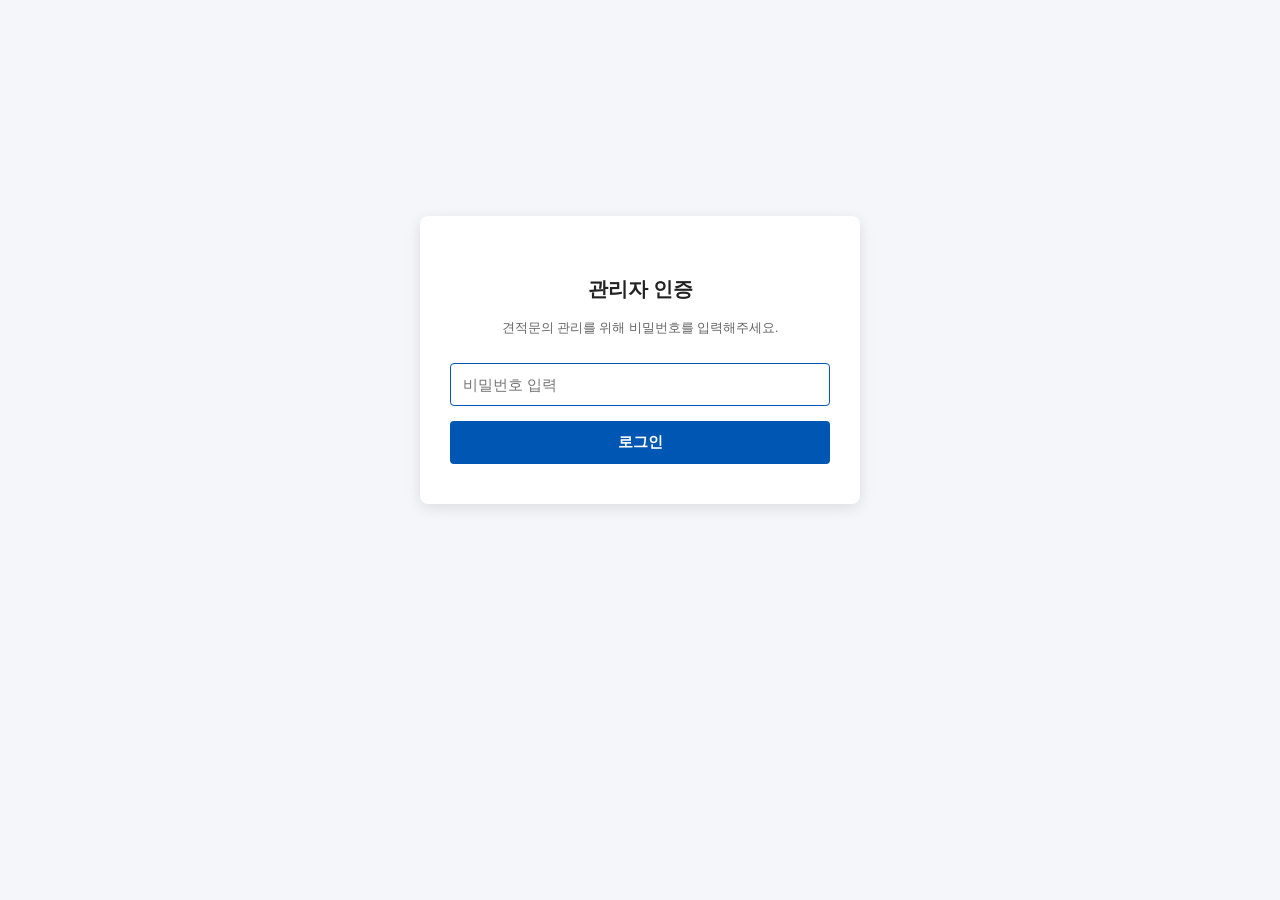
<file: admin.html>
<!DOCTYPE html>
<html lang="ko">
<head>
    <meta charset="UTF-8">
    <meta name="viewport" content="width=device-width, initial-scale=1.0">
    <title>견적문의 관리자 페이지 | 이에스테크(ESTech)</title>
    <link rel="stylesheet" href="style.css">
    <style>
        body {
            background-color: #f4f6f9;
        }

        /* 로그인 박스 스타일 */
        .login-wrapper {
            display: flex;
            justify-content: center;
            align-items: center;
            min-height: 80vh;
        }
        .login-card {
            background: #fff;
            padding: 40px 30px;
            border-radius: 8px;
            box-shadow: 0 4px 15px rgba(0,0,0,0.1);
            width: 100%;
            max-width: 380px;
            text-align: center;
        }
        .login-card h2 {
            margin-bottom: 8px;
            font-size: 20px;
            color: #222;
        }
        .login-card p {
            font-size: 13px;
            color: #666;
            margin-bottom: 24px;
        }
        .login-card input[type="password"] {
            width: 100%;
            padding: 12px;
            border: 1px solid #ddd;
            border-radius: 4px;
            font-size: 15px;
            box-sizing: border-box;
            margin-bottom: 15px;
            outline: none;
        }
        .login-card input[type="password"]:focus {
            border-color: #0056b3;
        }
        .login-btn {
            width: 100%;
            padding: 12px;
            background-color: #0056b3;
            color: #fff;
            border: none;
            border-radius: 4px;
            font-size: 15px;
            font-weight: bold;
            cursor: pointer;
        }
        .login-btn:hover {
            background-color: #003d80;
        }
        .error-msg {
            color: #dc3545;
            font-size: 13px;
            margin-top: 10px;
            display: none;
        }

        /* 관리자 메인 영역 (기본 숨김) */
        .admin-container {
            display: none;
            max-width: 1200px;
            margin: 40px auto;
            padding: 25px;
            background: #fff;
            border-radius: 8px;
            box-shadow: 0 4px 12px rgba(0,0,0,0.08);
        }
        .admin-header {
            display: flex;
            justify-content: space-between;
            align-items: center;
            border-bottom: 2px solid #0056b3;
            padding-bottom: 15px;
            margin-bottom: 20px;
        }
        .admin-header h1 {
            font-size: 22px;
            color: #222;
        }
        .header-btns {
            display: flex;
            gap: 8px;
        }
        .btn-action {
            padding: 8px 16px;
            background-color: #28a745;
            color: white;
            border: none;
            border-radius: 4px;
            cursor: pointer;
            font-weight: bold;
            font-size: 13px;
        }
        .btn-action.btn-danger {
            background-color: #dc3545;
        }
        .btn-action.btn-logout {
            background-color: #6c757d;
        }
        .admin-table {
            width: 100%;
            border-collapse: collapse;
            text-align: left;
            font-size: 14px;
        }
        .admin-table th, .admin-table td {
            padding: 12px 10px;
            border-bottom: 1px solid #e0e0e0;
        }
        .admin-table th {
            background-color: #f8f9fa;
            color: #333;
            font-weight: bold;
        }
        .admin-table tr:hover {
            background-color: #f1f3f5;
        }
        .badge {
            display: inline-block;
            padding: 4px 8px;
            border-radius: 4px;
            font-size: 12px;
            background-color: #007bff;
            color: white;
        }

        /* 모달 스타일 */
        .modal {
            display: none;
            position: fixed;
            top: 0; left: 0; width: 100%; height: 100%;
            background: rgba(0,0,0,0.5);
            justify-content: center;
            align-items: center;
        }
        .modal-content {
            background: white;
            width: 500px;
            padding: 25px;
            border-radius: 8px;
            max-height: 80vh;
            overflow-y: auto;
        }
        .modal-header {
            display: flex;
            justify-content: space-between;
            align-items: center;
            border-bottom: 1px solid #ddd;
            padding-bottom: 10px;
            margin-bottom: 15px;
        }
        .close-btn {
            font-size: 20px;
            cursor: pointer;
            border: none;
            background: none;
        }
        .modal-body p {
            margin-bottom: 10px;
            line-height: 1.5;
        }
    </style>
</head>
<body>

    <!-- 1. 비밀번호 입력 화면 -->
    <div id="loginSection" class="login-wrapper">
        <div class="login-card">
            <h2>관리자 인증</h2>
            <p>견적문의 관리를 위해 비밀번호를 입력해주세요.</p>
            <form id="loginForm">
                <input type="password" id="adminPassword" placeholder="비밀번호 입력" required autofocus>
                <button type="submit" class="login-btn">로그인</button>
            </form>
            <div id="errorMsg" class="error-msg">비밀번호가 올바르지 않습니다.</div>
        </div>
    </div>

    <!-- 2. 관리자 메인 목록 화면 (로그인 성공 시 표시) -->
    <div id="adminSection" class="admin-container">
        <div class="admin-header">
            <h1>견적문의 접수 목록 (관리자용)</h1>
            <div class="header-btns">
                <button class="btn-action" onclick="downloadCSV()">엑셀(CSV) 다운로드</button>
                <button class="btn-action btn-danger" onclick="clearAllData()">전체 삭제</button>
                <button class="btn-action btn-logout" onclick="logout()">로그아웃</button>
            </div>
        </div>

        <table class="admin-table">
            <thead>
                <tr>
                    <th>접수일시</th>
                    <th>성함 / 업체명</th>
                    <th>연락처</th>
                    <th>문의 제품</th>
                    <th>상태</th>
                    <th>상세보기</th>
                </tr>
            </thead>
            <tbody id="list-body">
                <!-- 자바스크립트로 데이터 출력 -->
            </tbody>
        </table>
    </div>

    <!-- 상세보기 모달 창 -->
    <div id="detailModal" class="modal">
        <div class="modal-content">
            <div class="modal-header">
                <h3>견적문의 상세내용</h3>
                <button class="close-btn" onclick="closeModal()">&times;</button>
            </div>
            <div class="modal-body" id="modal-body"></div>
        </div>
    </div>

    <script>
        // ★ 관리자 비밀번호 설정 (원하시는 비밀번호로 변경하세요) ★
        const ADMIN_PASSWORD = "dldptmxpzm87"

        // 페이지 로드 시 로그인 상태 확인
        document.addEventListener('DOMContentLoaded', function() {
            if (sessionStorage.getItem('isAdminLoggedIn') === 'true') {
                showAdminSection();
            }
        });

        // 로그인 폼 제출 처리
        document.getElementById('loginForm').addEventListener('submit', function(e) {
            e.preventDefault();
            const inputPw = document.getElementById('adminPassword').value;
            const errorMsg = document.getElementById('errorMsg');

            if (inputPw === ADMIN_PASSWORD) {
                sessionStorage.setItem('isAdminLoggedIn', 'true');
                errorMsg.style.display = 'none';
                showAdminSection();
            } else {
                errorMsg.style.display = 'block';
                document.getElementById('adminPassword').value = '';
                document.getElementById('adminPassword').focus();
            }
        });

        // 관리자 화면 표시
        function showAdminSection() {
            document.getElementById('loginSection').style.display = 'none';
            document.getElementById('adminSection').style.display = 'block';
            renderList();
        }

        // 로그아웃
        function logout() {
            sessionStorage.removeItem('isAdminLoggedIn');
            location.reload();
        }

        // 접수 목록 출력
        function renderList() {
            const list = JSON.parse(localStorage.getItem('estimateList')) || [];
            const body = document.getElementById('list-body');
            body.innerHTML = '';

            if (list.length === 0) {
                body.innerHTML = '<tr><td colspan="6" style="text-align:center; padding:30px; color:#888;">접수된 견적문의가 없습니다.</td></tr>';
                return;
            }

            list.forEach(item => {
                const tr = document.createElement('tr');
                tr.innerHTML = `
                    <td>${item.date}</td>
                    <td><strong>${item.name}</strong></td>
                    <td>${item.phone}</td>
                    <td>${item.product}</td>
                    <td><span class="badge">${item.status}</span></td>
                    <td>
                        <button onclick="viewDetail(${item.id})" style="padding:4px 8px; cursor:pointer;">보기</button>
                        <button onclick="deleteItem(${item.id})" style="padding:4px 8px; cursor:pointer; color:red;">삭제</button>
                    </td>
                `;
                body.appendChild(tr);
            });
        }

        // 상세보기
        function viewDetail(id) {
            const list = JSON.parse(localStorage.getItem('estimateList')) || [];
            const item = list.find(e => e.id === id);

            if (item) {
                document.getElementById('modal-body').innerHTML = `
                    <p><strong>접수일시:</strong> ${item.date}</p>
                    <p><strong>성함/업체명:</strong> ${item.name}</p>
                    <p><strong>연락처:</strong> ${item.phone}</p>
                    <p><strong>이메일:</strong> ${item.email}</p>
                    <p><strong>문의제품:</strong> ${item.product}</p>
                    <hr style="margin: 10px 0; border:0; border-top:1px solid #eee;">
                    <p><strong>문의내용:</strong></p>
                    <div style="background:#f9f9f9; padding:10px; border-radius:4px; white-space:pre-line;">${item.message}</div>
                `;
                document.getElementById('detailModal').style.display = 'flex';
            }
        }

        function closeModal() {
            document.getElementById('detailModal').style.display = 'none';
        }

        function deleteItem(id) {
            if (confirm('해당 문의 내역을 삭제하시겠습니까?')) {
                let list = JSON.parse(localStorage.getItem('estimateList')) || [];
                list = list.filter(item => item.id !== id);
                localStorage.setItem('estimateList', JSON.stringify(list));
                renderList();
            }
        }

        function clearAllData() {
            if (confirm('전체 견적문의 내역을 삭제하시겠습니까?')) {
                localStorage.removeItem('estimateList');
                renderList();
            }
        }

        function downloadCSV() {
            const list = JSON.parse(localStorage.getItem('estimateList')) || [];
            if (list.length === 0) {
                alert('다운로드할 데이터가 없습니다.');
                return;
            }

            let csvContent = "\uFEFF접수일시,성함/업체명,연락처,이메일,문의제품,문의내용\n";
            list.forEach(item => {
                const msg = `"${item.message.replace(/"/g, '""')}"`;
                csvContent += `"${item.date}","${item.name}","${item.phone}","${item.email}","${item.product}",${msg}\n`;
            });

            const blob = new Blob([csvContent], { type: 'text/csv;charset=utf-8;' });
            const link = document.createElement("a");
            link.href = URL.createObjectURL(blob);
            link.download = `견적문의_접수목록_${new Date().toISOString().slice(0,10)}.csv`;
            link.click();
        }
    </script>
</body>
</html>
</file>
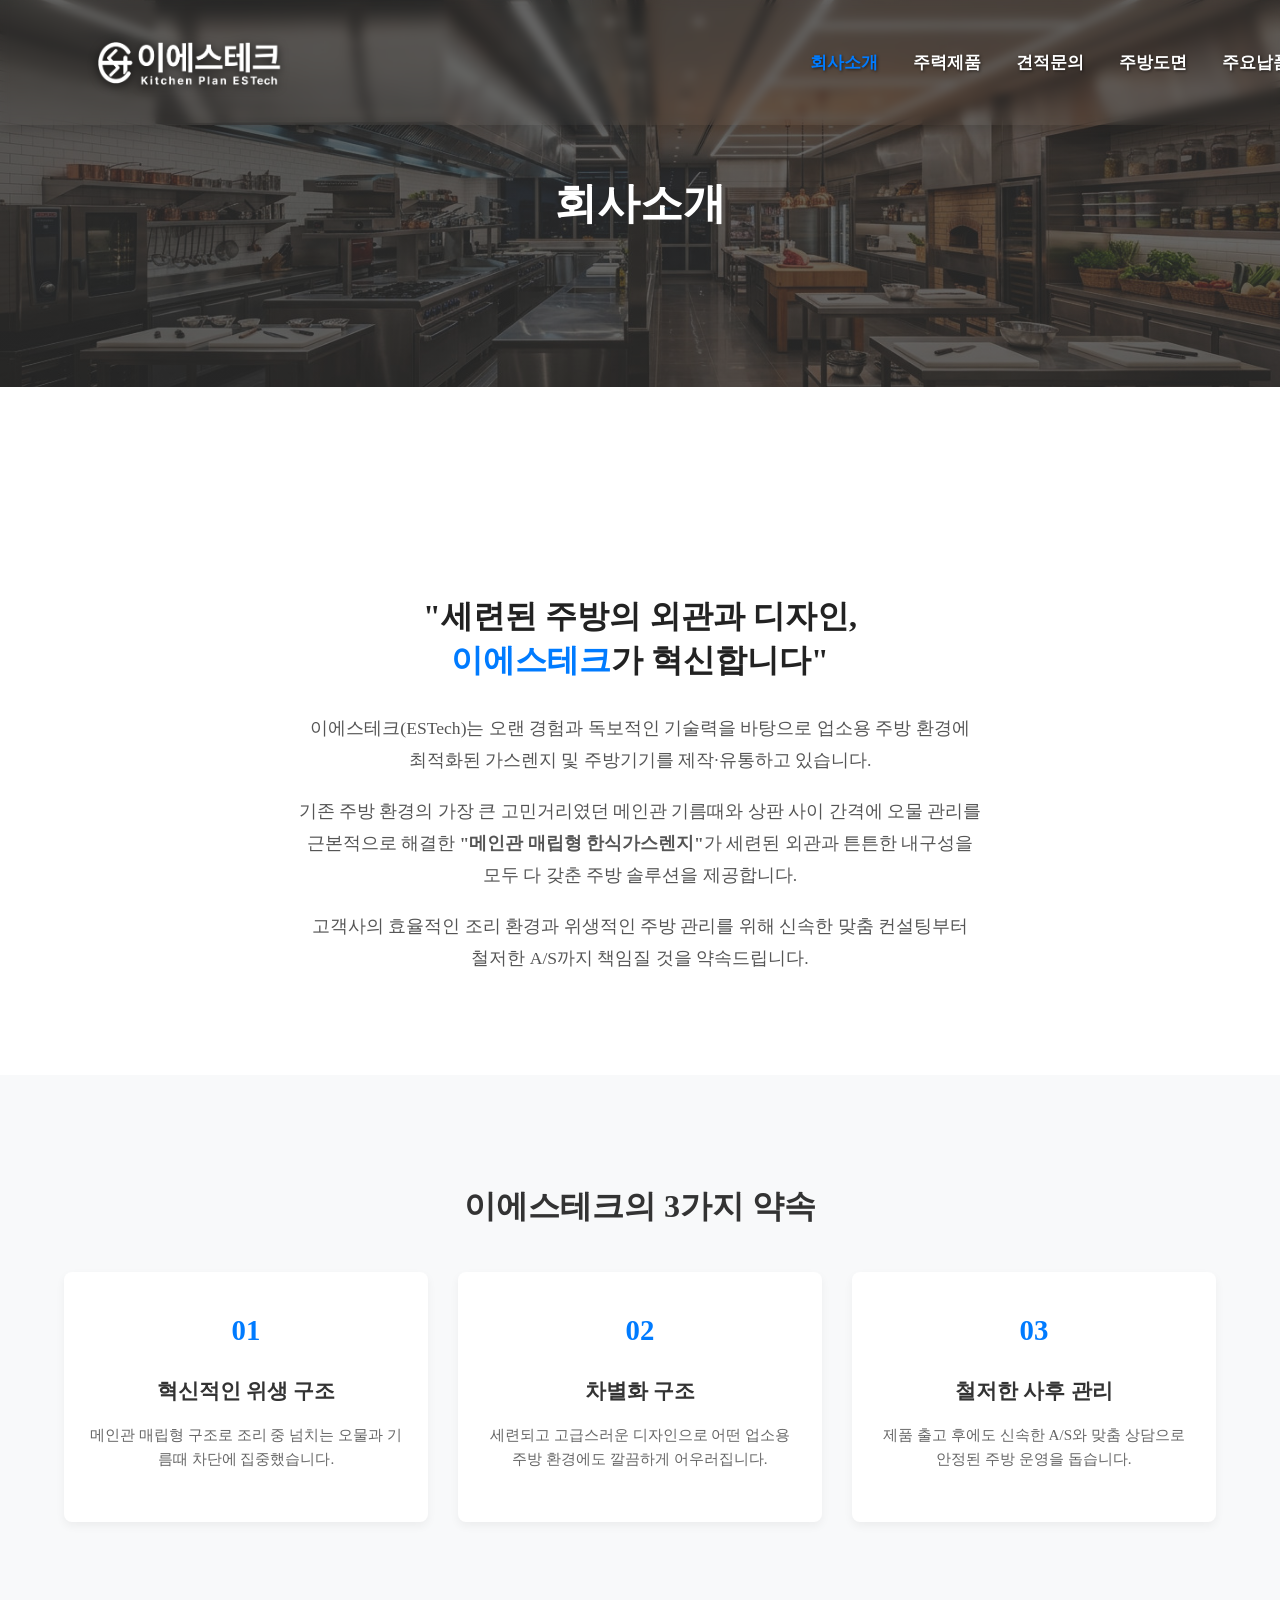
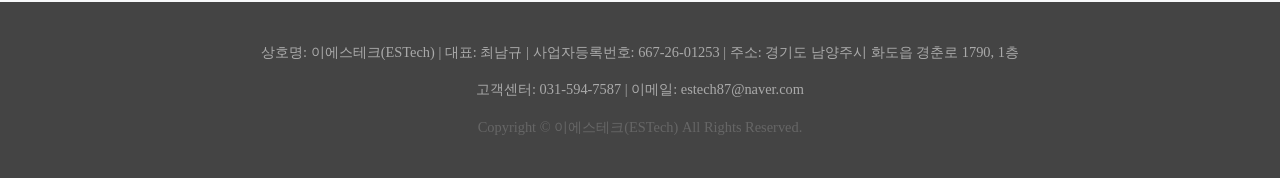
<file: company.html>
<!DOCTYPE html>
<html lang="ko">
<head>
    <meta charset="UTF-8">
    <meta name="viewport" content="width=device-width, initial-scale=1.0">
    <title>회사소개 | 이에스테크(ESTech)</title>
    <meta name="description" content="업소용 주방기기 전문 기업 이에스테크입니다. 메인관 매립형 한식가스렌지 제작 및 맞춤 유통.">
    <link rel="stylesheet" href="style.css">
</head>
<body>

    <!-- 상단 헤더 (로고 + 메뉴) -->
    <header class="header sub-header">
        <div class="nav-container">
            <div class="logo">
                <a href="index.html"><img src="images/logo.png" alt="ES Tech"></a>
            </div>
            <nav class="nav-menu">
                <ul>
                    <li><a href="company.html" class="active">회사소개</a></li>
                    <li><a href="products.html">주력제품</a></li>
                    <li><a href="contact.html">견적문의</a></li>
                    <li><a href="layout.html">주방도면</a></li>
                    <li><a href="delivery.html">주요납품</a></li>
                </ul>
            </nav>
        </div>
    </header>

    <!-- 서브페이지 상단 배너 -->
    <section class="sub-hero">
        <div class="container">
            <h1>회사소개</h1>
        </div>
    </section>

    <!-- 인사말 및 소개 섹션 -->
 <section class="about-intro">
    <div class="container">
        <div class="about-text-box">
            <h2>"세련된 주방의 외관과 디자인,<br><span>이에스테크</span>가 혁신합니다"</h2>
            <p>
                이에스테크(ESTech)는 오랜 경험과 독보적인 기술력을 바탕으로 업소용 주방 환경에 최적화된 가스렌지 및 주방기기를 제작·유통하고 있습니다.
            </p>
            <p>
                기존 주방 환경의 가장 큰 고민거리였던 메인관 기름때와 상판 사이 간격에 오물 관리를 근본적으로 해결한 <strong>"메인관 매립형 한식가스렌지"</strong>가 세련된 외관과 튼튼한 내구성을 모두 다 갖춘 주방 솔루션을 제공합니다.
            </p>
            <p>
                고객사의 효율적인 조리 환경과 위생적인 주방 관리를 위해 신속한 맞춤 컨설팅부터 철저한 A/S까지 책임질 것을 약속드립니다.
            </p>
        </div>
    </div>
</section>

    <!-- 핵심 가치 섹션 -->
    <section class="values-section">
        <div class="container">
            <h2 class="section-title">이에스테크의 3가지 약속</h2>
            <div class="grid-3">
                <div class="value-card">
                    <div class="value-icon">01</div>
                    <h3>혁신적인 위생 구조</h3>
                    <p>메인관 매립형 구조로 조리 중 넘치는 오물과 기름때 차단에 집중했습니다.</p>
                </div>
                <div class="value-card">
                    <div class="value-icon">02</div>
                    <h3>차별화 구조</h3>
                    <p>세련되고 고급스러운 디자인으로 어떤 업소용 주방 환경에도 깔끔하게 어우러집니다.</p>
                </div>
                <div class="value-card">
                    <div class="value-icon">03</div>
                    <h3>철저한 사후 관리</h3>
                    <p>제품 출고 후에도 신속한 A/S와 맞춤 상담으로 안정된 주방 운영을 돕습니다.</p>
                </div>
            </div>
        </div>
    </section>

    <!-- 푸터 -->
    <footer>
        <div class="container footer-content">
            <p>상호명: 이에스테크(ESTech) | 대표: 최남규 | 사업자등록번호: 667-26-01253 | 주소: 경기도 남양주시 화도읍 경춘로 1790, 1층 </p>

            <p>고객센터: 031-594-7587 | 이메일: estech87@naver.com</p>
            <p class="copy">Copyright © 이에스테크(ESTech) All Rights Reserved.</p>
        </div>
    </footer>

</body>
</html>
</file>
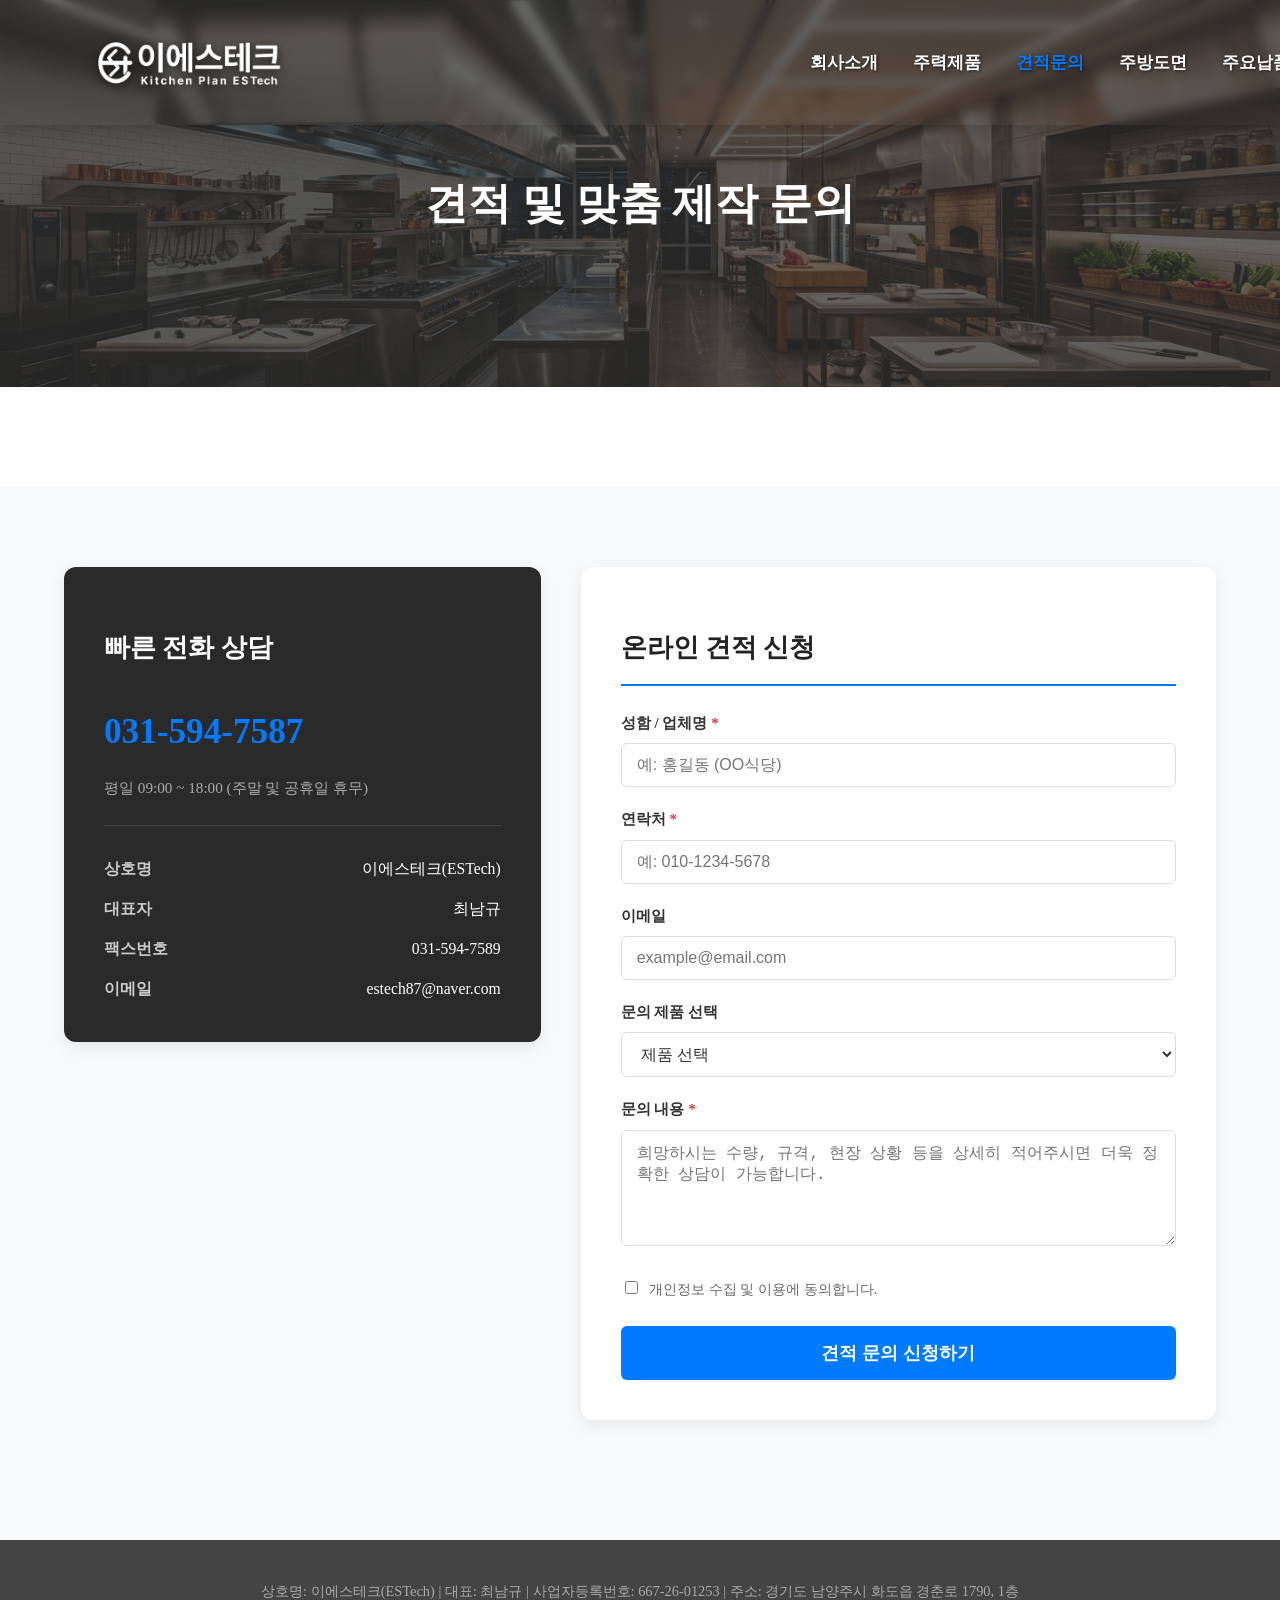
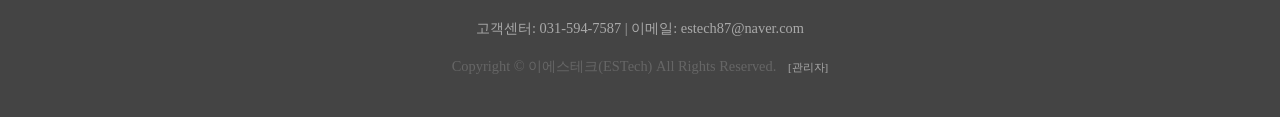
<file: confirm.html>
<!DOCTYPE html>
<html lang="ko">
<head>
    <meta charset="UTF-8">
    <meta name="viewport" content="width=device-width, initial-scale=1.0">
    <title>견적문의 완료 | 이에스테크(ESTech)</title>
    <meta name="description" content="이에스테크 견적 및 맞춤 제작 문의 접수 완료 페이지입니다.">
    <!-- 통합된 style.css 사용 -->
    <link rel="stylesheet" href="style.css">
    <style>
        .confirm-card {
            max-width: 650px;
            margin: 0 auto;
            background: #fff;
            padding: 40px;
            border-radius: 8px;
            box-shadow: 0 4px 12px rgba(0,0,0,0.08);
            text-align: center;
        }
        .confirm-card h2 {
            font-size: 24px;
            color: #222;
            margin-bottom: 10px;
        }
        .confirm-card .sub-desc {
            color: #666;
            margin-bottom: 30px;
            font-size: 15px;
        }
        .summary-box {
            background-color: #f8f9fa;
            border: 1px solid #e9ecef;
            border-radius: 6px;
            padding: 20px 25px;
            text-align: left;
            margin-bottom: 30px;
        }
        .summary-item {
            display: flex;
            padding: 10px 0;
            border-bottom: 1px dashed #e0e0e0;
        }
        .summary-item:last-child {
            border-bottom: none;
        }
        .summary-label {
            width: 130px;
            font-weight: bold;
            color: #444;
            flex-shrink: 0;
        }
        .summary-value {
            color: #333;
            word-break: break-all;
            white-space: pre-line;
        }
        .btn-group {
            display: flex;
            gap: 15px;
            justify-content: center;
        }
        .btn-home {
            display: inline-block;
            padding: 12px 30px;
            background-color: #0056b3;
            color: #fff;
            text-decoration: none;
            border-radius: 4px;
            font-weight: bold;
            transition: background-color 0.2s;
        }
        .btn-home:hover {
            background-color: #003d80;
        }
    </style>
</head>
<body>

    <!-- 상단 헤더 -->
    <header class="header sub-header">
        <div class="nav-container">
            <div class="logo">
                <a href="index.html"><img src="images/logo.png" alt="ES Tech"></a>
            </div>
            <nav class="nav-menu">
                <ul>
                    <li><a href="company.html">회사소개</a></li>
                    <li><a href="products.html">주력제품</a></li>
                    <li><a href="contact.html" class="active">견적문의</a></li>
                    <li><a href="layout.html">주방도면</a></li>
                    <li><a href="delivery.html">주요납품</a></li>
                </ul>
            </nav>
        </div>
    </header>

    <!-- 서브페이지 상단 배너 -->
    <section class="sub-hero">
        <div class="container">
            <h1>견적 및 맞춤 제작 문의</h1>
        </div>
    </section>

    <!-- 견적문의 완료 섹션 -->
    <section class="contact-section">
        <div class="container">
            <div class="confirm-card">
                <h2>견적 문의가 정상적으로 접수되었습니다.</h2>
                <p class="sub-desc">보내주신 내용을 확인 후, 담당자가 빠른 시일 내에 연락드리겠습니다.</p>

                <!-- 접수 내역 확인 영역 -->
                <div class="summary-box">
                    <div class="summary-item">
                        <span class="summary-label">성함 / 업체명</span>
                        <span class="summary-value" id="display-name">-</span>
                    </div>
                    <div class="summary-item">
                        <span class="summary-label">연락처</span>
                        <span class="summary-value" id="display-phone">-</span>
                    </div>
                    <div class="summary-item">
                        <span class="summary-label">이메일</span>
                        <span class="summary-value" id="display-email">-</span>
                    </div>
                    <div class="summary-item">
                        <span class="summary-label">문의 제품</span>
                        <span class="summary-value" id="display-product">-</span>
                    </div>
                    <div class="summary-item">
                        <span class="summary-label">문의 내용</span>
                        <span class="summary-value" id="display-message">-</span>
                    </div>
                </div>

                <div class="btn-group">
                    <a href="index.html" class="btn-home">메인페이지로 이동</a>
                </div>
            </div>
        </div>
    </section>

    <!-- 푸터 -->
    <footer>
        <div class="container footer-content">
            <p>상호명: 이에스테크(ESTech) | 대표: 최남규 | 사업자등록번호: 667-26-01253 | 주소: 경기도 남양주시 화도읍 경춘로 1790, 1층 </p>
            <p>고객센터: 031-594-7587 | 이메일: estech87@naver.com</p>
            <p class="copy">Copyright © 이에스테크(ESTech) All Rights Reserved.</p>
        </div>
    </footer>

    <!-- 저장된 데이터를 불러와서 화면에 채워주는 스크립트 -->
    <script>
        document.addEventListener('DOMContentLoaded', function() {
            const savedData = localStorage.getItem('estimateData');

            if (savedData) {
                const data = JSON.parse(savedData);

                document.getElementById('display-name').textContent = data.name || '미입력';
                document.getElementById('display-phone').textContent = data.phone || '미입력';
                document.getElementById('display-email').textContent = data.email || '미입력';
                document.getElementById('display-product').textContent = data.product || '미선택';
                document.getElementById('display-message').textContent = data.message || '내용 없음';
            } else {
                alert('잘못된 접근입니다. 견적문의 페이지를 이용해주세요.');
                window.location.href = 'contact.html';
            }
        });
    </script>

</body>
</html>
</file>
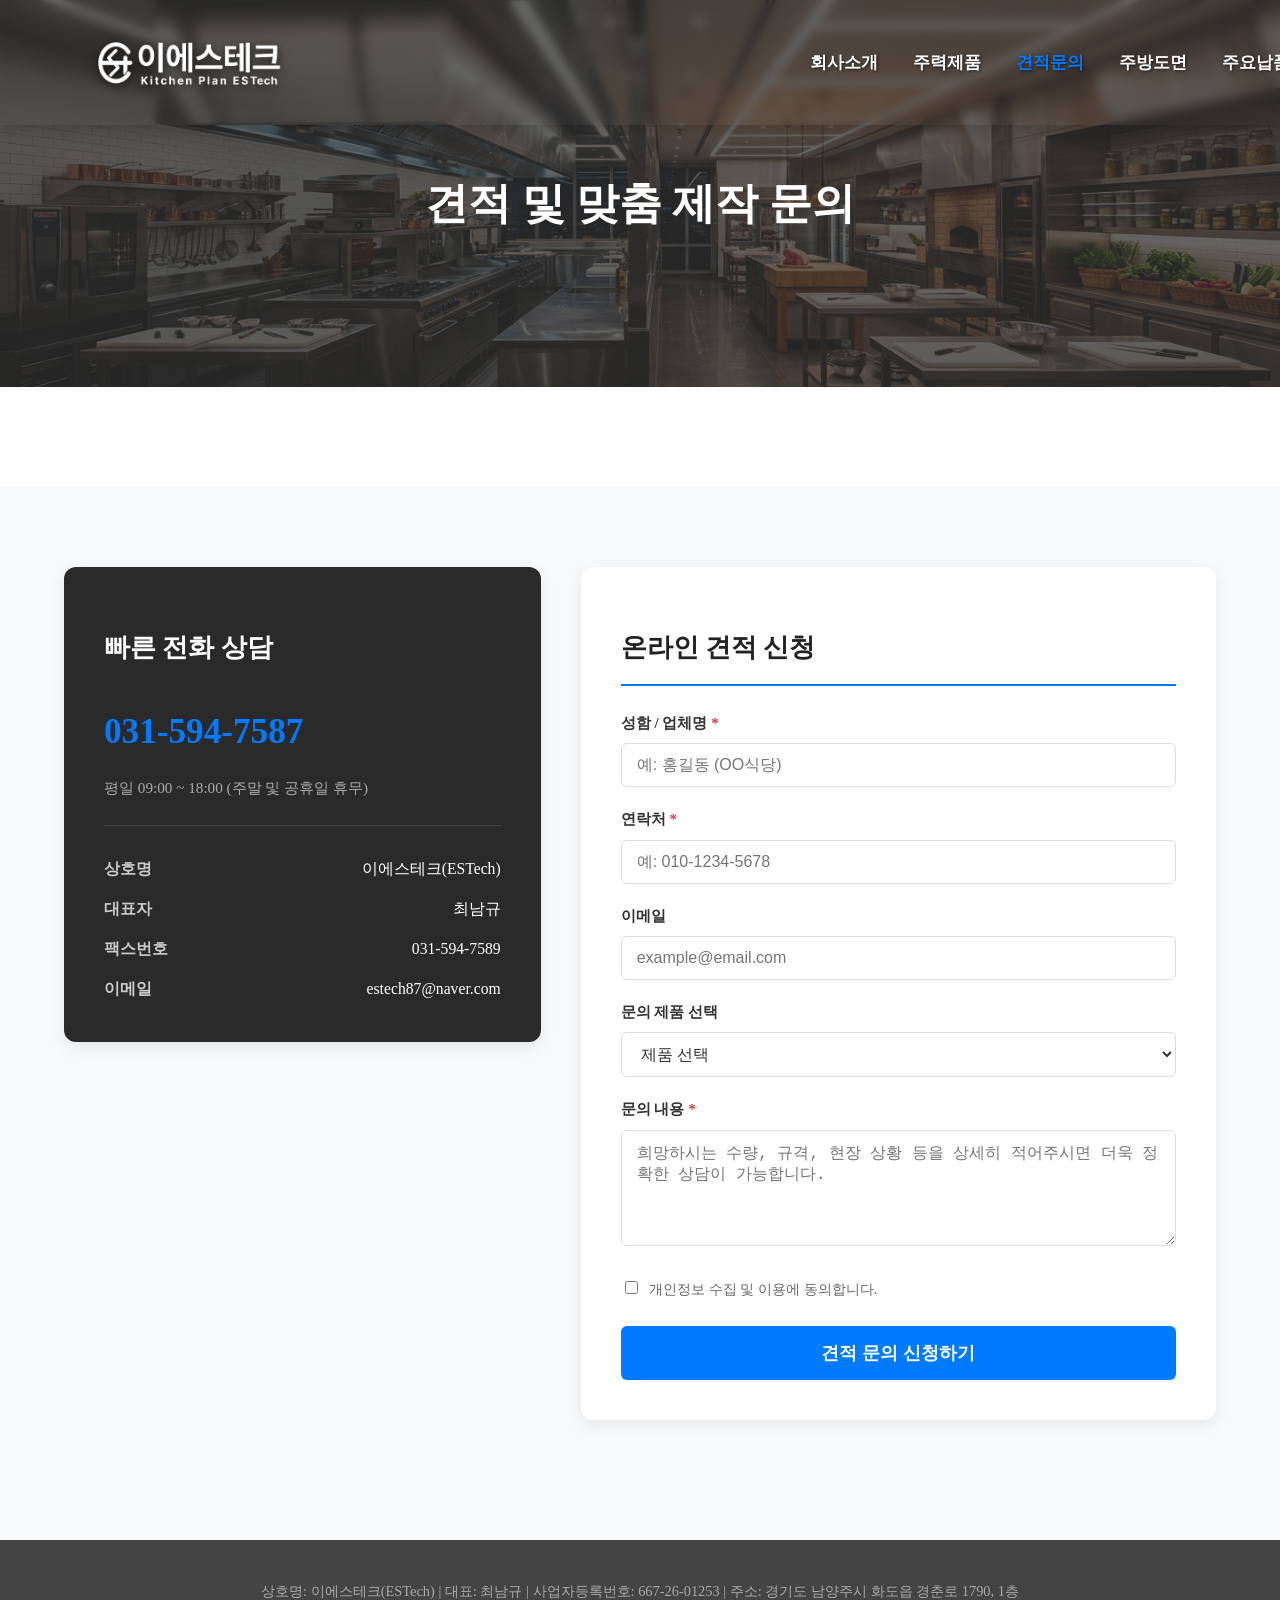
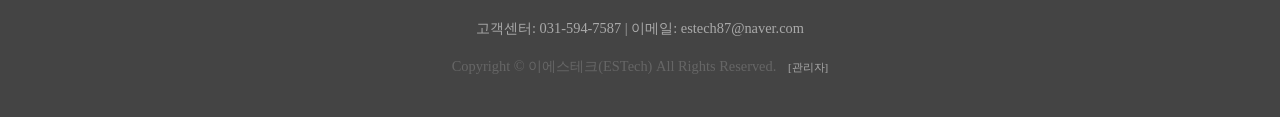
<file: contact.html>
<!DOCTYPE html>
<html lang="ko">
<head>
    <meta charset="UTF-8">
    <meta name="viewport" content="width=device-width, initial-scale=1.0">
    <title>견적문의 | 이에스테크(ESTech)</title>
    <meta name="description" content="이에스테크 제품 견적 및 맞춤 제작 문의 페이지입니다.">
    <!-- 통합된 style.css 사용 -->
    <link rel="stylesheet" href="style.css">
</head>
<body>

    <!-- 상단 헤더 -->
    <header class="header sub-header">
        <div class="nav-container">
            <div class="logo">
                <a href="index.html"><img src="images/logo.png" alt="ES Tech"></a>
            </div>
            <nav class="nav-menu">
                <ul>
                    <li><a href="company.html">회사소개</a></li>
                    <li><a href="products.html">주력제품</a></li>
                    <li><a href="contact.html" class="active">견적문의</a></li>
                    <li><a href="layout.html">주방도면</a></li>
                    <li><a href="delivery.html">주요납품</a></li>
                </ul>
            </nav>
        </div>
    </header>

    <!-- 서브페이지 상단 배너 -->
    <section class="sub-hero">
        <div class="container">
            <h1>견적 및 맞춤 제작 문의</h1>
        </div>
    </section>

    <!-- 견적문의 메인 섹션 -->
    <section class="contact-section">
        <div class="container contact-grid">
            
            <!-- 왼쪽: 고객센터 및 업체 정보 -->
            <div class="contact-info-box">
                <h2>빠른 전화 상담</h2>
                <p class="contact-phone">031-594-7587</p>
                <p class="contact-subtext">평일 09:00 ~ 18:00 (주말 및 공휴일 휴무)</p>
                
                <div class="info-list">
                    <div class="info-item">
                        <strong>상호명</strong>
                        <span>이에스테크(ESTech)</span>
                    </div>
                    <div class="info-item">
                        <strong>대표자</strong>
                        <span>최남규</span>
                    </div>
                    <div class="info-item">
                        <strong>팩스번호</strong>
                        <span>031-594-7589</span>
                    </div>
                    <div class="info-item">
                        <strong>이메일</strong>
                        <span>estech87@naver.com</span>
                    </div>
                </div>
            </div>

            <!-- 오른쪽: 온라인 견적 신청 폼 -->
            <div class="contact-form-card">
                <h2>온라인 견적 신청</h2>
                <form id="contactForm">
                    <div class="form-group">
                        <label for="name">성함 / 업체명 <span>*</span></label>
                        <input type="text" id="name" name="name" placeholder="예: 홍길동 (OO식당)" required>
                    </div>

                    <div class="form-group">
                        <label for="phone">연락처 <span>*</span></label>
                        <input type="tel" id="phone" name="phone" placeholder="예: 010-1234-5678" required>
                    </div>

                    <div class="form-group">
                        <label for="email">이메일</label>
                        <input type="email" id="email" name="email" placeholder="example@email.com">
                    </div>

                    <div class="form-group">
                        <label for="product">문의 제품 선택</label>
                        <select id="product" name="product">
                            <option value="">제품 선택</option>
                            <option value="밸브매립형 다열렌지">밸브매립형 다열렌지</option>
                            <option value="일반형 다열렌지">일반형 다열렌지</option>
                            <option value="밸브매립형 낮은렌지">밸브매립형 낮은렌지</option>
                            <option value="맞춤 주방기기 제작">1:1 맞춤 주방기기 제작</option>
                            <option value="기타 문의">기타 문의</option>
                        </select>
                    </div>

                    <div class="form-group">
                        <label for="message">문의 내용 <span>*</span></label>
                        <textarea id="message" name="message" rows="5" placeholder="희망하시는 수량, 규격, 현장 상황 등을 상세히 적어주시면 더욱 정확한 상담이 가능합니다." required></textarea>
                    </div>

                    <div class="form-agree">
                        <label>
                            <input type="checkbox" required> 개인정보 수집 및 이용에 동의합니다.
                        </label>
                    </div>

                    <button type="submit" class="btn-submit">견적 문의 신청하기</button>
                </form>
            </div>

        </div>
    </section>

    <!-- 푸터 -->
   <footer>
        <div class="container footer-content">
            <p>상호명: 이에스테크(ESTech) | 대표: 최남규 | 사업자등록번호: 667-26-01253 | 주소: 경기도 남양주시 화도읍 경춘로 1790, 1층 </p>
            <p>고객센터: 031-594-7587 | 이메일: estech87@naver.com</p>
            <p class="copy">
                Copyright © 이에스테크(ESTech) All Rights Reserved. 
                <a href="admin.html" style="color: #aaa; text-decoration: none; margin-left: 8px; font-size: 11px;">[관리자]</a>
            </p>
        </div>
    </footer>

    <!-- 입력한 데이터를 저장하고 confirm.html로 이동시키는 스크립트 -->
    <script>
        document.getElementById('contactForm').addEventListener('submit', function(e) {
            e.preventDefault();

            const newEstimate = {
                id: Date.now(),
                date: new Date().toLocaleDateString('ko-KR') + ' ' + new Date().toLocaleTimeString('ko-KR', {hour: '2-digit', minute:'2-digit'}),
                name: document.getElementById('name').value,
                phone: document.getElementById('phone').value,
                email: document.getElementById('email').value || '미입력',
                product: document.getElementById('product').value || '미선택',
                message: document.getElementById('message').value,
                status: '접수완료'
            };

            let list = JSON.parse(localStorage.getItem('estimateList')) || [];
            list.unshift(newEstimate);

            localStorage.setItem('estimateList', JSON.stringify(list));
            localStorage.setItem('estimateData', JSON.stringify(newEstimate));

            window.location.href = 'confirm.html';
        });
    </script>

</body>
</html>
</file>
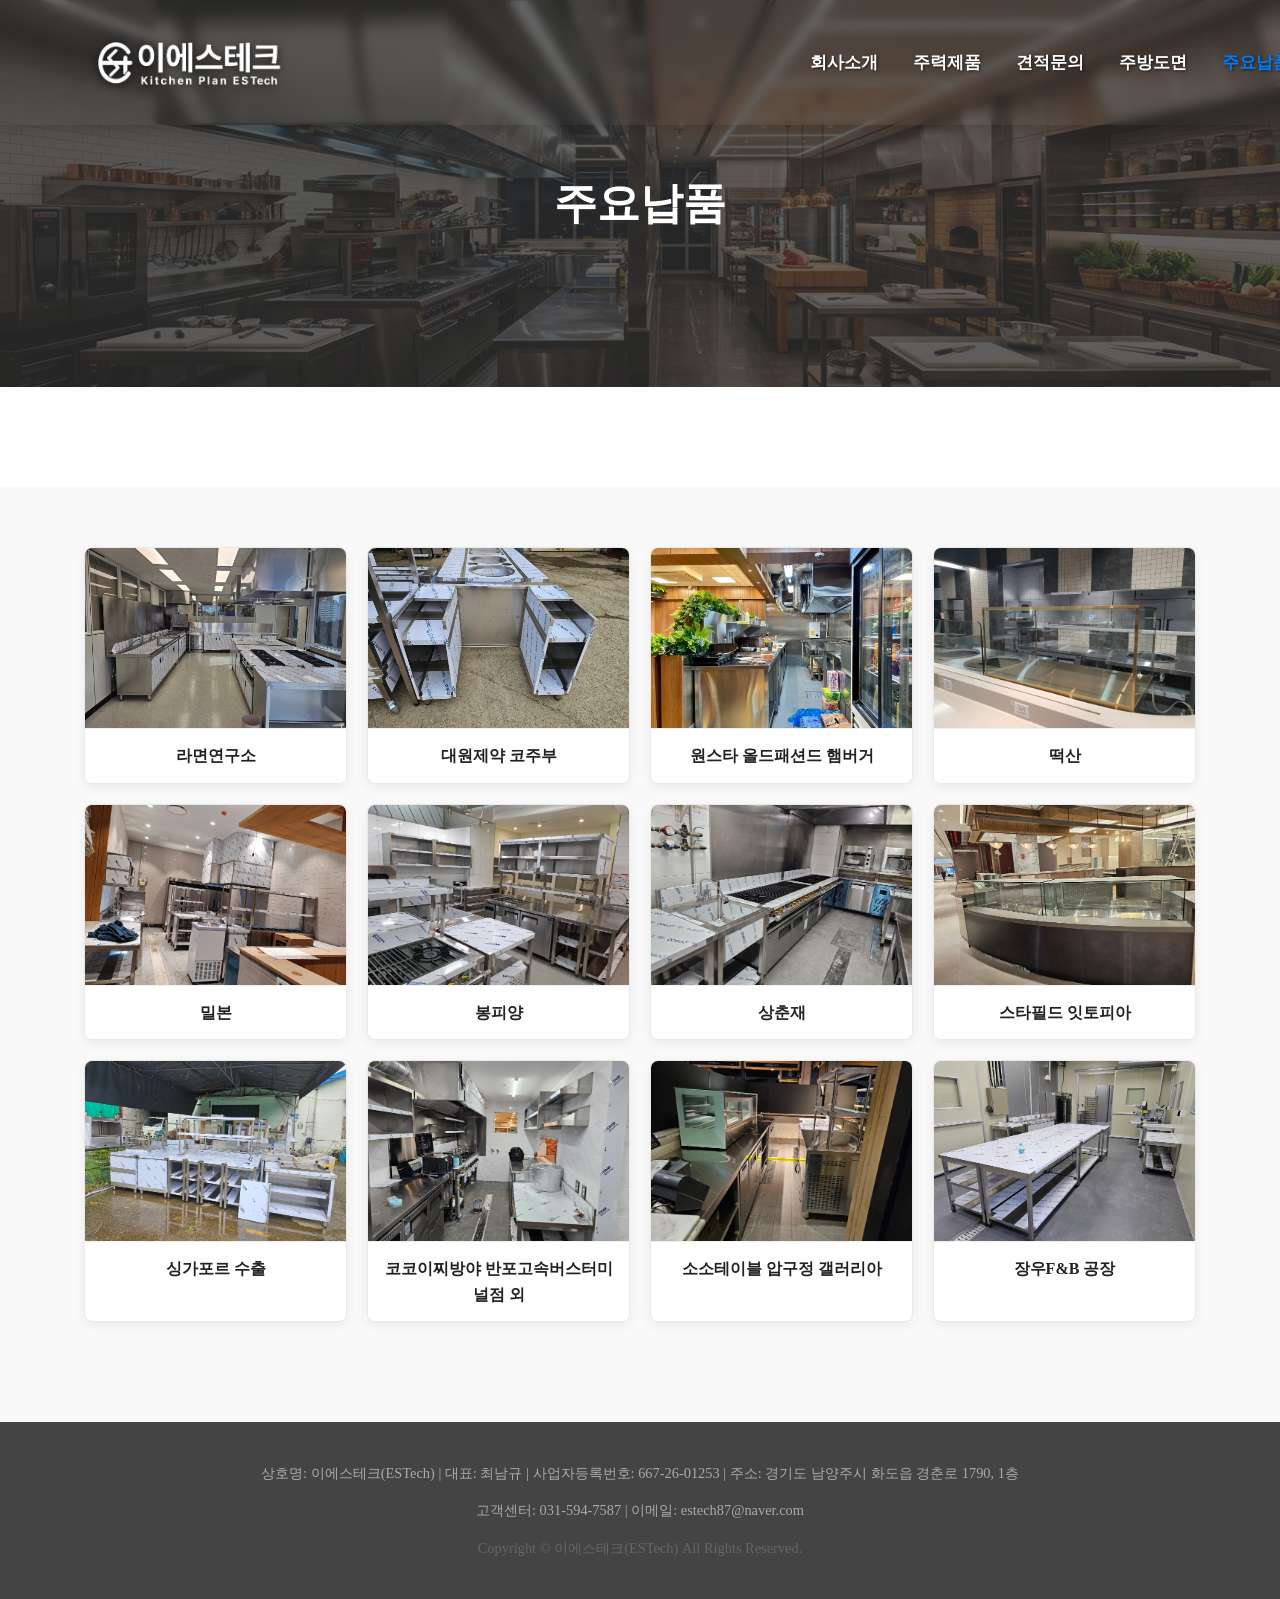
<file: delivery.html>
<!DOCTYPE html>
<html lang="ko">
<head>
    <meta charset="UTF-8">
    <meta name="viewport" content="width=device-width, initial-scale=1.0">
    <title>주요납품 실적 | 이에스테크(ESTech)</title>
    <meta name="description" content="이에스테크의 밸브 매립형 한식가스렌지 및 업소용 주방기기 주요 납품처 및 설치 사례를 소개합니다.">
    <!-- 통합된 style.css 사용 -->
    <link rel="stylesheet" href="style.css">
</head>
<body>

      <!-- 상단 헤더 (딥그레이 적용) -->
    <header class="header sub-header">
        <div class="nav-container">
            <div class="logo">
                <a href="index.html"><img src="images/logo.png" alt="ES Tech"></a>
            </div>
            <nav class="nav-menu">
                <ul>
                    <li><a href="company.html">회사소개</a></li>
                    <li><a href="products.html">주력제품</a></li>
                    <li><a href="contact.html">견적문의</a></li>
                    <li><a href="layout.html">주방도면</a></li>
                    <li><a href="delivery.html" class="active">주요납품</a></li>
                </ul>
            </nav>
        </div>
    </header>

    <!-- 서브페이지 상단 배너 -->
    <section class="sub-hero">
        <div class="container">
            <h1>주요납품</h1>
        </div>
    </section>

    <!-- 주요납품 본문 (시공 사진 직접 노출) -->
    <section class="gallery-section">
        <div class="container">          
            <!-- 시공 사진 카드들이 자동으로 생성되어 들어갈 위치 -->
            <div class="gallery-grid" id="galleryGridContainer"></div>
        </div>
    </section>

    <!-- 푸터 -->
    <footer>
        <div class="container footer-content">
            <p>상호명: 이에스테크(ESTech) | 대표: 최남규 | 사업자등록번호: 667-26-01253 | 주소: 경기도 남양주시 화도읍 경춘로 1790, 1층 </p>
            <p>고객센터: 031-594-7587 | 이메일: estech87@naver.com</p>
            <p class="copy">Copyright © 이에스테크(ESTech) All Rights Reserved.</p>
        </div>
    </footer>

    <!-- 시공 사진 자바스크립트 -->
    <script>
        // 브랜드명(납품처)과 시공 사진 데이터 목록
        const installData = [
            {
                title: '라면연구소',
                imgSrc: 'images/install_nongshim_01.jpg'
            },
            {
                title: '대원제약 코주부',
                imgSrc: 'images/install_kojubu_02.jpg'
            },
            {
                title: '원스타 올드패션드 햄버거',
                imgSrc: 'images/install_onestar_03.jpg'
            },
            {
                title: '떡산',
                imgSrc: 'images/install_tuksan_04.jpg'
            },
            {
                title: '밀본',
                imgSrc: 'images/install_milbon_05.jpg'
            },
            {
                title: '봉피양',
                imgSrc: 'images/install_bong_06.jpg'
            },
            {
                title: '상춘재',
                imgSrc: 'images/install_sangchun_07.jpg'
            },
            {
                title: '스타필드 잇토피아',
                imgSrc: 'images/install_star_08.jpg'
            },
            {
                title: '싱가포르 수출',
                imgSrc: 'images/install_singapore_09.jpg'
            },
            {
                title: '코코이찌방야 반포고속버스터미널점 외',
                imgSrc: 'images/install_koko_10.jpg'
            },
            {
                title: '소소테이블 압구정 갤러리아',
                imgSrc: 'images/install_soso_11.jpg'
            },
            {
                title: '장우F&B 공장',
                imgSrc: 'images/install_jangwoo_12.jpg'
            }






        ];

        const container = document.getElementById('galleryGridContainer');

        // 화면에 사진과 브랜드명 카드 생성
        installData.forEach(item => {
            const card = document.createElement('div');
            card.className = 'gallery-card';

            card.innerHTML = `
                <div class="card-img-box">
                    <img src="${item.imgSrc}" alt="${item.title}" onerror="this.onerror=null; this.src='https://via.placeholder.com/400x300?text=이미지+준비중';">
                </div>
                <div class="card-info">
                    <h3>${item.title}</h3>
                </div>
            `;

            container.appendChild(card);
        });
    </script>
</body>
</file>
<file: style.css>
CSS
/* ==========================================
   1. 기본 초기화 및 공통 스타일
   ========================================== */
* {
    margin: 0;
    padding: 0;
    box-sizing: border-box;
    font-family: 'Noto Sans KR', sans-serif;
}

body {
    color: #333;
    line-height: 1.6;
    margin: 0;
}

.container {
    width: 90%;
    max-width: 1200px;
    margin: 0 auto;
}

img {
    max-width: 100%;
    height: auto;
}

/* ==========================================
   2. 상단 헤더(로고 & 메뉴) 스크롤 고정
   ========================================== */
.header {
    position: fixed !important;       /* 화면 상단 완벽 고정 */
    top: 0 !important;
    left: 0 !important;
    width: 100% !important;
    z-index: 9999 !important;          /* 최상단 레이어 배치 */
    background: rgba(15, 15, 15, 0.55) !important; /* 어두운 반투명 배경 */
    backdrop-filter: blur(5px);        /* 스크롤 시 뒤쪽 배경 은은하게 블러 처리 */
    padding: 35px 50px !important;     /* 상단 헤더 두께감 확대 */
    box-shadow: 0 3px 15px rgba(0, 0, 0, 0.2) !important;
}

.nav-container {
    display: flex;
    justify-content: space-between; /* 로고 왼쪽, 메뉴 오른쪽 배치 */
    align-items: center;
    max-width: 1200px;
    margin: 0 auto;
}

.logo img {
    height: 55px; /* PC 화면 로고 높이 확대 */
    width: auto;
    display: block;
    filter: drop-shadow(0 2px 5px rgba(0, 0, 0, 0.7));
}

.nav-menu ul {
    display: flex;
    list-style: none;
    gap: 35px; /* 메뉴 항목 간격 */
    margin: 0;
    padding: 0;
}

.nav-menu a {
    color: #ffffff !important;          /* 메뉴 글자색 흰색 고정 */
    text-decoration: none;
    font-size: 17px;
    font-weight: 700;
    text-shadow: 1px 1px 3px rgba(0, 0, 0, 0.6);
    transition: color 0.2s;
}

.nav-menu a:hover {
    color: #007bff !important;
}

.nav-menu a.active {
    color: #007bff !important; /* 현재 선택된 메뉴 색상 강조 */
    font-weight: bold;
}

/* ==========================================
   3. 메인 히어로 섹션
   ========================================== */
.hero {
    position: relative;
    background-image: url('images/my-background.jpg');
    background-size: cover;
    background-position: center;
    padding: 240px 20px 180px;
    text-align: center;
    color: #fff;
}

/* 버튼 스타일 */
.btn {
    display: inline-block;
    background: #007bff;
    color: #fff;
    padding: 12px 30px;
    text-decoration: none;
    border-radius: 5px;
    border: none;
    font-weight: bold;
    cursor: pointer;
    margin-top: 15px;
}

/* ==========================================
   4. 공통 섹션 & 카드 레이아웃
   ========================================== */
section { 
    padding: 70px 0; 
}

.section-title { 
    text-align: center; 
    font-size: 2rem; 
    margin-bottom: 40px; 
}

/* 그리드 레이아웃 */
.grid-3 { 
    display: grid; 
    grid-template-columns: repeat(auto-fit, minmax(280px, 1fr)); 
    gap: 30px; 
}

.grid-2 { 
    display: grid; 
    grid-template-columns: repeat(auto-fit, minmax(400px, 1fr)); 
    gap: 30px; 
}

/* 카드 스타일 */
.feature-card, .product-card {
    background: #fff;
    border-radius: 8px;
    overflow: hidden;
    box-shadow: 0 4px 6px rgba(0,0,0,0.05);
    text-align: center;
}

.feature-card img, .product-card img {
    width: 100%;
    height: 250px;
    object-fit: cover;
}

.feature-card h3, .product-card h3 { 
    margin: 15px 0 10px; 
}

.feature-card p { 
    padding: 0 15px 20px; 
    color: #666; 
}

.product-info { 
    padding: 20px; 
    text-align: left; 
}

/* ==========================================
   5. 견적 문의 & 푸터
   ========================================== */
.contact-form {
    max-width: 600px;
    margin: 0 auto;
    display: flex;
    flex-direction: column;
    gap: 15px;
}

.contact-form input, .contact-form textarea {
    width: 100%;
    padding: 12px;
    border: 1px solid #ccc;
    border-radius: 5px;
}

footer {
    background: #444;
    color: #aaa;
    text-align: center;
    padding: 25px 0;
    font-size: 0.9rem;
}

footer .copy { 
    margin-top: 10px; 
    color: #666; 
}

/* ==========================================
   6. 서브페이지 배너 & 인사말 섹션
   ========================================== */
.sub-header {
    background: transparent !important;
}

.sub-hero {
    background: linear-gradient(rgba(0, 0, 0, 0.5), rgba(0, 0, 0, 0.5)), url('images/my-background.jpg');
    background-size: cover;
    background-position: center;
    color: #fff;
    text-align: center;
    padding: 140px 20px;
    margin-bottom: 100px;
}

.sub-hero h1 {
    font-size: 2.7rem !important;
    font-weight: 600 !important;
    line-height: 1.3 !important;
    margin-bottom: 15px !important;
}

.sub-hero p {
    font-size: 1.6rem !important;
    font-weight: 600 !important;
    color: #ffffff !important;
}

.hero h1, .hero-content h1 {
    font-size: 3rem !important;
    font-weight: 800 !important;
    line-height: 1.3 !important;
    margin-bottom: 15px !important;
}

.hero p, .hero-content p {
    font-size: 1.6rem !important;
    font-weight: 600 !important;
    color: #ffffff !important;
}

/* 인사말 섹션 */
.about-intro {
    padding: 80px 0;
    background: #fff;
}

.about-grid {
    display: block !important;
}

.about-text, .about-text-box {
    max-width: 700px !important;
    margin: 0 auto !important;
    text-align: center !important;
}

.about-text h2, .about-text-box h2 {
    font-size: 2rem;
    line-height: 1.4;
    margin-bottom: 30px;
    color: #222;
    text-align: center !important;
}

.about-text h2 span, .about-text-box h2 span {
    color: #007bff;
}

.about-text p, .about-text-box p {
    color: #555;
    margin-bottom: 20px;
    font-size: 1.1rem;
    line-height: 1.8;
    text-align: center !important;
    word-break: keep-all;
}

/* 핵심 가치 카드 */
.values-section {
    background: #f8f9fa;
    padding: 80px 0;
}

.value-card {
    background: #fff;
    padding: 35px 25px;
    border-radius: 8px;
    text-align: center;
    box-shadow: 0 4px 10px rgba(0,0,0,0.05);
}

.value-icon {
    font-size: 1.8rem;
    font-weight: 800;
    color: #007bff;
    margin-bottom: 15px;
}

.value-card h3 {
    margin-bottom: 12px;
    font-size: 1.3rem;
}

.value-card p {
    color: #666;
    font-size: 0.95rem;
}

/* 기업 개요 표 */
.company-info-section {
    padding: 80px 0;
    background: #fff;
}

.table-wrapper {
    max-width: 900px;
    margin: 0 auto;
}

.company-table {
    width: 100%;
    border-collapse: collapse;
    margin-top: 20px;
}

.company-table th, .company-table td {
    padding: 15px 20px;
    border-bottom: 1px solid #eee;
    font-size: 1rem;
}

.company-table th {
    background: #f4f6f9;
    color: #333;
    width: 20%;
    text-align: left;
    font-weight: 700;
}

.company-table td {
    color: #555;
}

/* ==========================================
   7. 견적문의 페이지 (contact.html) 스타일
   ========================================== */
.contact-section {
    padding: 80px 0 120px 0 !important;
    background: #f8f9fa !important;
}

.contact-grid {
    display: flex !important;
    flex-direction: row !important;
    gap: 40px !important;
    align-items: flex-start !important;
}

.contact-info-box {
    flex: 1 !important;
    background: #2a2a2a !important;
    color: #ffffff !important;
    padding: 40px !important;
    border-radius: 12px !important;
    box-shadow: 0 5px 15px rgba(0, 0, 0, 0.08) !important;
    box-sizing: border-box !important;
}

.contact-info-box h2 {
    font-size: 1.6rem !important;
    margin-bottom: 15px !important;
    color: #ffffff !important;
}

.contact-phone {
    font-size: 2.2rem !important;
    font-weight: 800 !important;
    color: #007bff !important;
    margin-bottom: 5px !important;
}

.contact-subtext {
    color: #aaa !important;
    font-size: 0.95rem !important;
    margin-bottom: 30px !important;
    padding-bottom: 25px !important;
    border-bottom: 1px solid #444 !important;
}

.info-list {
    display: flex !important;
    flex-direction: column !important;
    gap: 15px !important;
}

.info-item {
    display: flex !important;
    justify-content: space-between !important;
    font-size: 0.98rem !important;
}

.info-item strong {
    color: #ccc !important;
}

.info-item span {
    color: #fff !important;
}

.contact-form-card {
    flex: 1.4 !important;
    background: #ffffff !important;
    padding: 40px !important;
    border-radius: 12px !important;
    box-shadow: 0 5px 15px rgba(0, 0, 0, 0.08) !important;
    box-sizing: border-box !important;
}

.contact-form-card h2 {
    font-size: 1.6rem !important;
    color: #222222 !important;
    margin-bottom: 25px !important;
    padding-bottom: 15px !important;
    border-bottom: 2px solid #007bff !important;
}

.form-group {
    margin-bottom: 20px !important;
}

.form-group label {
    display: block !important;
    font-weight: 700 !important;
    margin-bottom: 8px !important;
    color: #333333 !important;
    font-size: 0.95rem !important;
}

.form-group label span {
    color: #dc3545 !important;
}

.form-group input,
.form-group select,
.form-group textarea {
    width: 100% !important;
    padding: 12px 15px !important;
    border: 1px solid #dddddd !important;
    border-radius: 6px !important;
    font-size: 1rem !important;
    color: #333333 !important;
    background: #ffffff !important;
    box-sizing: border-box !important;
    outline: none !important;
}

.form-group input:focus,
.form-group select:focus,
.form-group textarea:focus {
    border-color: #007bff !important;
}

.form-agree {
    margin: 25px 0 !important;
    font-size: 0.9rem !important;
    color: #666666 !important;
}

.form-agree input[type="checkbox"] {
    margin-right: 8px !important;
    accent-color: #007bff !important;
    width: auto !important;
}

.btn-submit {
    width: 100% !important;
    padding: 15px !important;
    font-size: 1.1rem !important;
    font-weight: bold !important;
    background: #007bff !important;
    color: #ffffff !important;
    border: none !important;
    border-radius: 6px !important;
    cursor: pointer !important;
    transition: background-color 0.2s !important;
}

.btn-submit:hover {
    background: #0056b3 !important;
}

/* ==========================================
   8. 브랜드 갤러리 및 모달 스타일
   ========================================== */
.brand-gallery-section {
    padding: 80px 0;
    background: #f8f9fa;
}

.brand-logo-grid {
    display: grid;
    grid-template-columns: repeat(auto-fill, minmax(180px, 1fr));
    gap: 20px;
}

.brand-logo-item {
    background: #ffffff;
    border: 1px solid #e0e0e0;
    border-radius: 8px;
    padding: 30px 20px;
    text-align: center;
    cursor: pointer;
    transition: all 0.3s ease;
    filter: grayscale(100%);
    opacity: 0.7;
    display: flex;
    justify-content: center;
    align-items: center;
    height: 120px;
}

.brand-logo-item img {
    max-height: 100%;
    max-width: 100%;
    object-fit: contain;
}

.brand-logo-item:hover {
    filter: grayscale(0%);
    opacity: 1;
    border-color: #007bff;
    box-shadow: 0 5px 15px rgba(0, 123, 255, 0.15);
    transform: translateY(-3px);
}

.gallery-modal {
    display: none; 
    position: fixed;
    top: 0;
    left: 0;
    width: 100%;
    height: 100%;
    background: rgba(0, 0, 0, 0.85); 
    z-index: 99999; 
    overflow-y: auto; 
    padding: 50px 20px;
}

.modal-content {
    background: #ffffff;
    max-width: 800px;
    margin: 0 auto;
    padding: 30px;
    border-radius: 10px;
    position: relative;
    box-shadow: 0 10px 30px rgba(0,0,0,0.5);
}

.close-btn {
    position: absolute;
    top: 15px;
    right: 20px;
    font-size: 35px;
    color: #333;
    font-weight: bold;
    cursor: pointer;
    transition: color 0.2s;
}

.close-btn:hover {
    color: #dc3545;
}

#modalTitle {
    font-size: 1.5rem;
    color: #222;
    margin-bottom: 20px;
    padding-bottom: 15px;
    border-bottom: 2px solid #007bff;
}

.modal-images {
    display: flex;
    flex-direction: column;
    gap: 20px;
}

.modal-images img {
    width: 100%;
    border-radius: 6px;
    box-shadow: 0 2px 8px rgba(0,0,0,0.1);
}

/* ==========================================
   9. 4열 배치 사진 갤러리 스타일
   ========================================== */
.gallery-section {
    padding: 60px 0 100px;
    background-color: #f9f9f9;
}

.gallery-grid {
    display: grid;
    grid-template-columns: repeat(4, 1fr); 
    gap: 20px;
    max-width: 1200px;
    margin: 0 auto;
    padding: 0 20px;
}

.gallery-card {
    background: #ffffff;
    border-radius: 8px;
    overflow: hidden;
    box-shadow: 0 4px 12px rgba(0, 0, 0, 0.06);
    border: 1px solid #e9e9e9;
    transition: transform 0.3s ease, box-shadow 0.3s ease;
}

.gallery-card:hover {
    transform: translateY(-4px);
    box-shadow: 0 8px 18px rgba(0, 0, 0, 0.12);
}

.card-img-box {
    width: 100%;
    height: 180px;
    background-color: #eee;
    overflow: hidden;
}

.card-img-box img {
    width: 100%;
    height: 100%;
    object-fit: cover;
    transition: transform 0.3s ease;
}

.gallery-card:hover .card-img-box img {
    transform: scale(1.04);
}

.card-info {
    padding: 14px 15px;
    text-align: center;
    background: #ffffff;
    border-top: 1px solid #f0f0f0;
}

.card-info h3 {
    font-size: 1rem;
    color: #222222;
    margin: 0;
    font-weight: 700;
}

/* 주요 납품 소개 문구 스타일 */
.intro-text-box {
    text-align: center !important;
    margin: 30px auto !important;
    padding: 0 20px !important;
}

.intro-text-box p {
    font-size: 1.25rem !important;
    font-weight: 700 !important;
    color: #222222 !important;
    line-height: 1.6 !important;
    word-break: keep-all;
}

/* ==========================================
   10. 모바일 반응형 설정 (768px 이하)
   ========================================== */
@media (max-width: 768px) {
    /* .header-container -> .header 로 수정 (HTML 태그와 일치시킴) */
    .header {
        display: flex;
        flex-direction: column;
        justify-content: center;
        align-items: center;
        width: 100%;
        padding: 10px 16px;
        box-sizing: border-box;
        text-align: center;
    }

    .nav-container {
        display: flex; /* 플렉스박스 선언 추가 */
        flex-direction: column;
        align-items: center;
        justify-content: center;
        gap: 12px;
        width: 100%;
    }

    .logo {
        margin: 0 auto 10px auto;
        text-align: center;
        width: 100%;
    }

    .logo img {
        height: 38px;
        display: block;
        margin: 0 auto;
    }

    .nav-menu {
        width: 100%;
    }

    .nav-menu ul {
        display: flex;
        gap: 8px;
        flex-wrap: nowrap;
        justify-content: center;
        padding: 0;
        margin: 0;
        list-style: none;
    }

    .nav-menu a {
        font-size: 13.5px;
        display: inline-block;
    }

    .hero {
        padding: 170px 20px 60px;
    }

    .sub-hero h1, .hero h1, .hero-content h1 {
        font-size: 2rem !important;
        text-align: center;
    }

    .sub-hero p, .hero p, .hero-content p {
        font-size: 1.2rem !important;
        text-align: center;
    }

    .grid-2, .about-grid, .contact-grid {
        flex-direction: column;
        grid-template-columns: 1fr !important;
    }

    .about-text h2, .about-text-box h2 {
        font-size: 1.5rem;
    }

    .about-text p, .about-text-box p {
        font-size: 0.98rem;
    }

    .company-table th, .company-table td {
        display: block;
        width: 100%;
        box-sizing: border-box;
    }

    .company-table th {
        background: #eef2f7;
        padding-bottom: 5px;
    }

    .company-table td {
        padding-top: 5px;
        margin-bottom: 10px;
    }

    .contact-grid {
        display: flex !important;
        flex-direction: column !important;
        grid-template-columns: 1fr !important;
        width: 100% !important;
        box-sizing: border-box;
    }

    .contact-info-box, .contact-form-card {
        width: 100% !important;
        box-sizing: border-box !important;
        padding: 25px !important;
    }

    .contact-form-card input,
    .contact-form-card select,
    .contact-form-card textarea {
        width: 100% !important;
        box-sizing: border-box !important;
    }

    .contact-phone {
        font-size: 1.8rem !important;
    }

    .brand-logo-grid {
        grid-template-columns: repeat(2, 1fr); 
    }

    .brand-logo-item {
        height: 100px;
        padding: 20px 10px;
    }

    .modal-content {
        padding: 20px;
        margin-top: 20px;
    }

    .gallery-grid {
        grid-template-columns: 1fr;
    }

    .card-img-box {
        height: 220px;
    }
}
</file>
